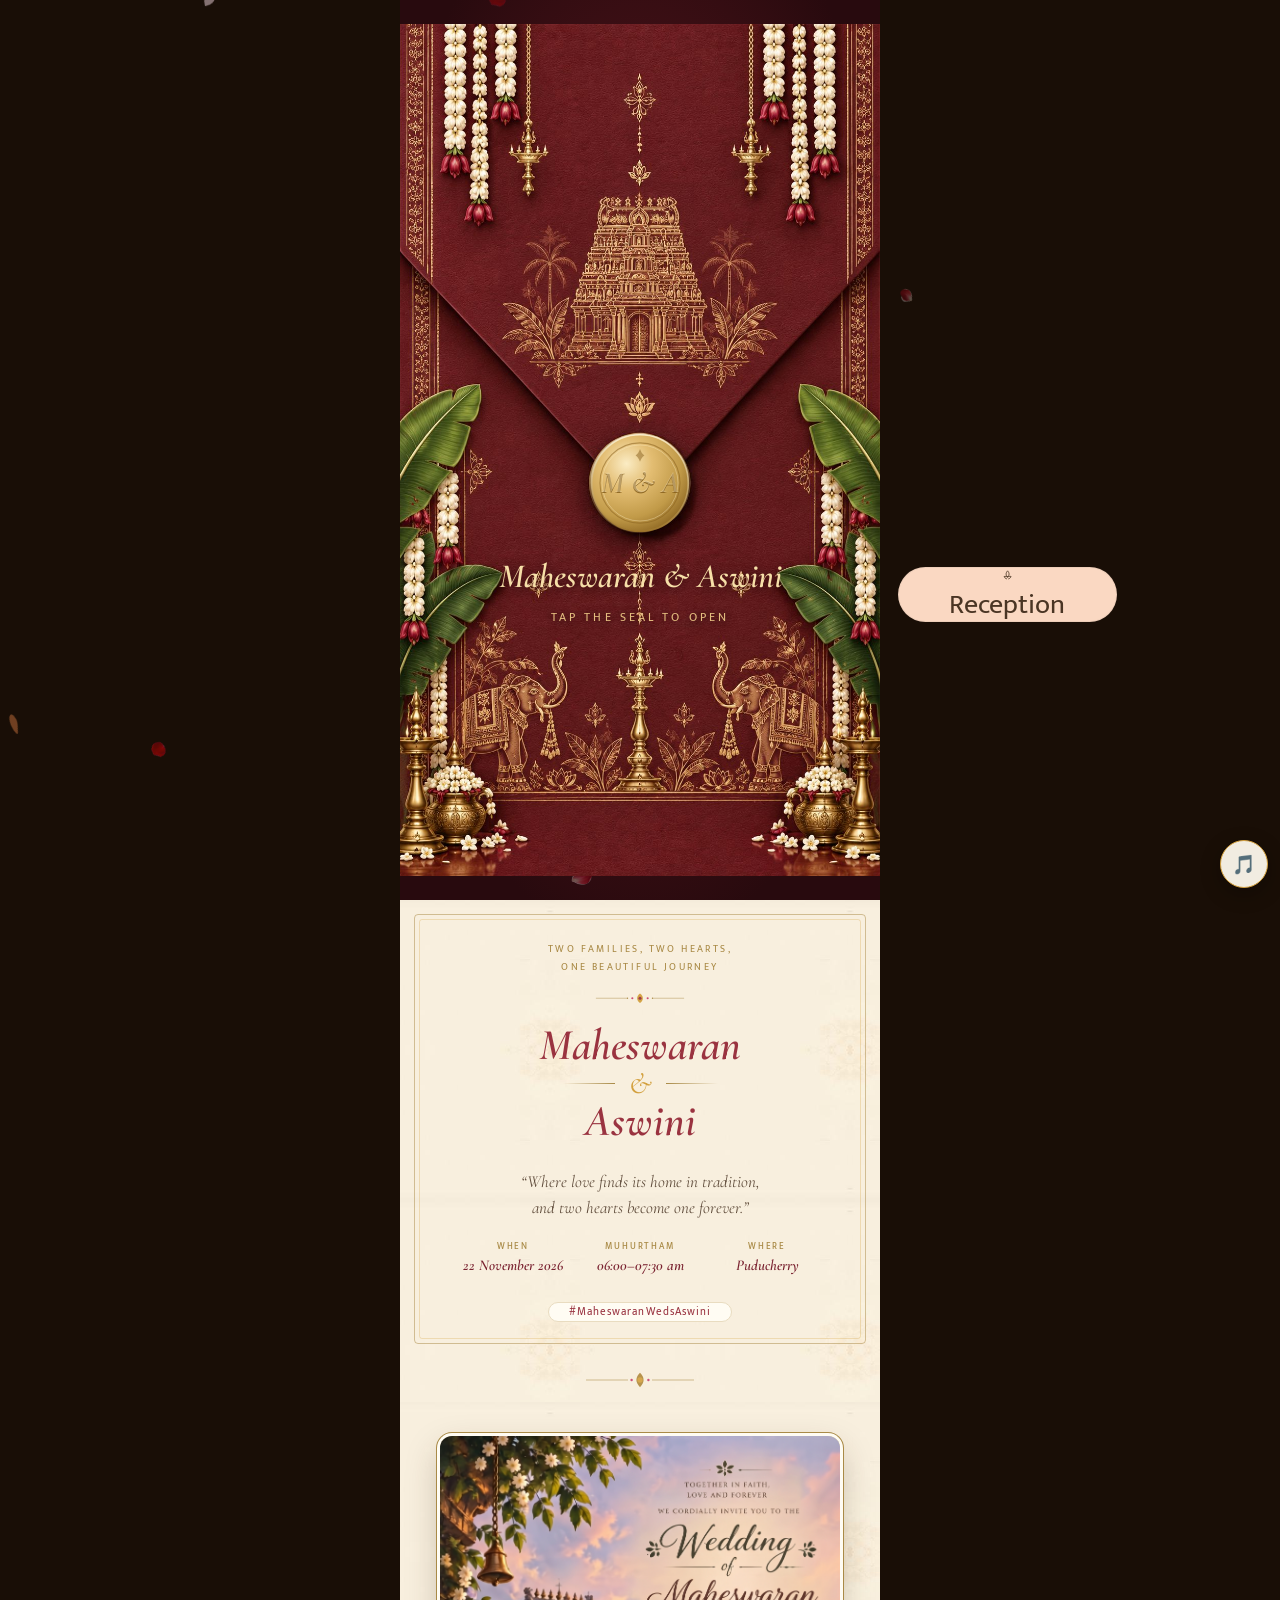
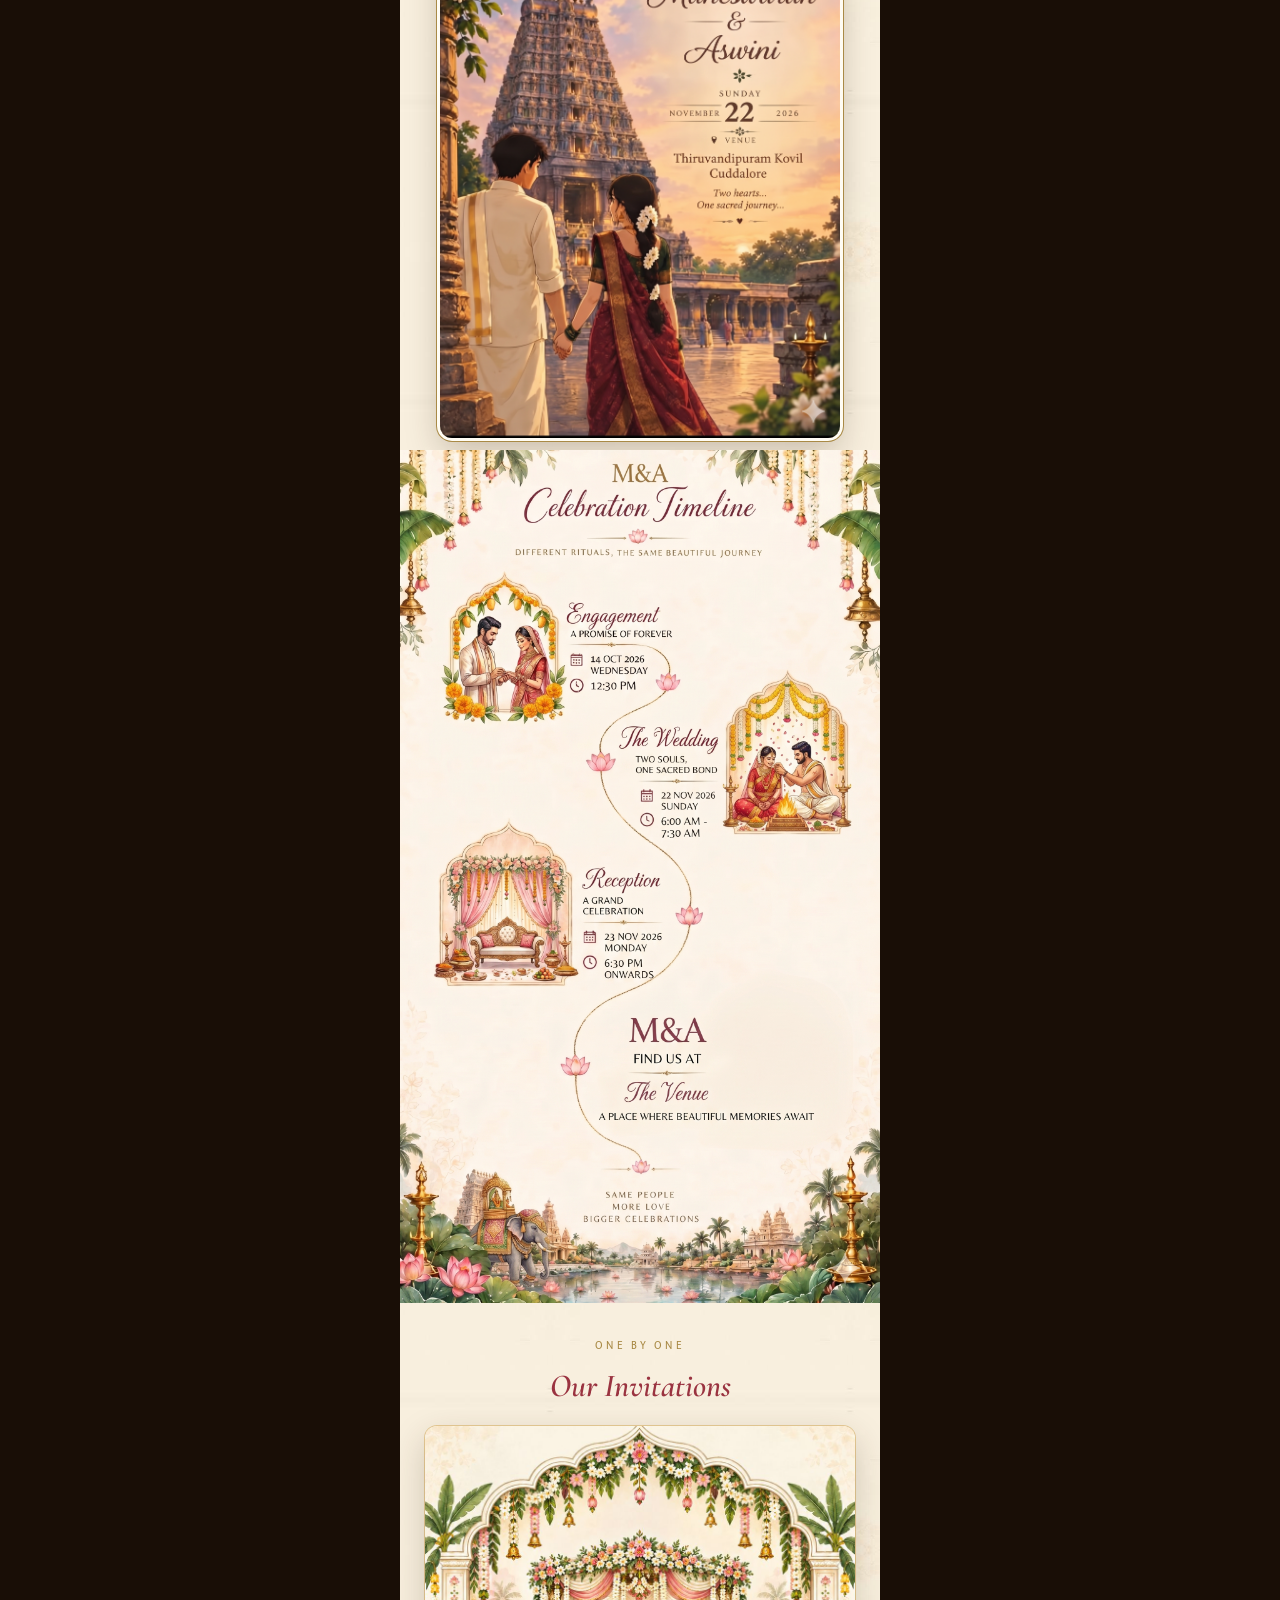
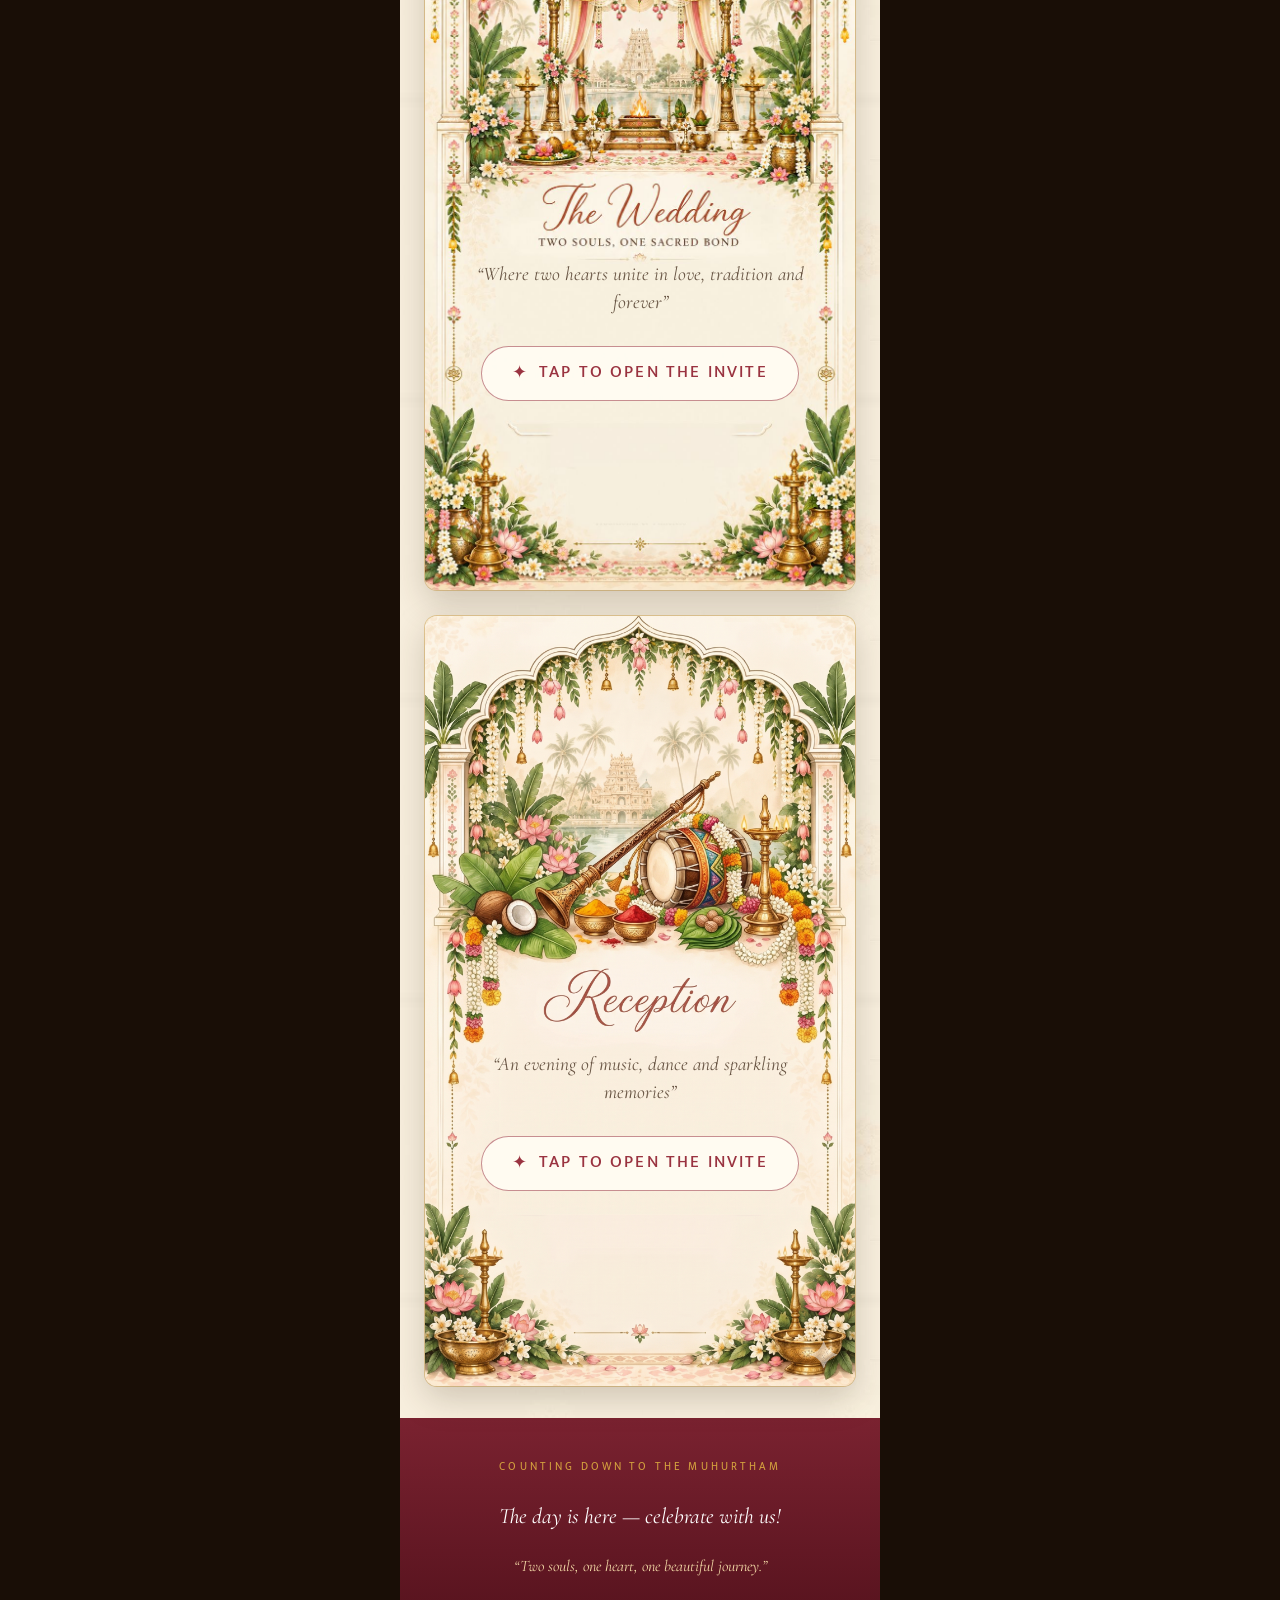
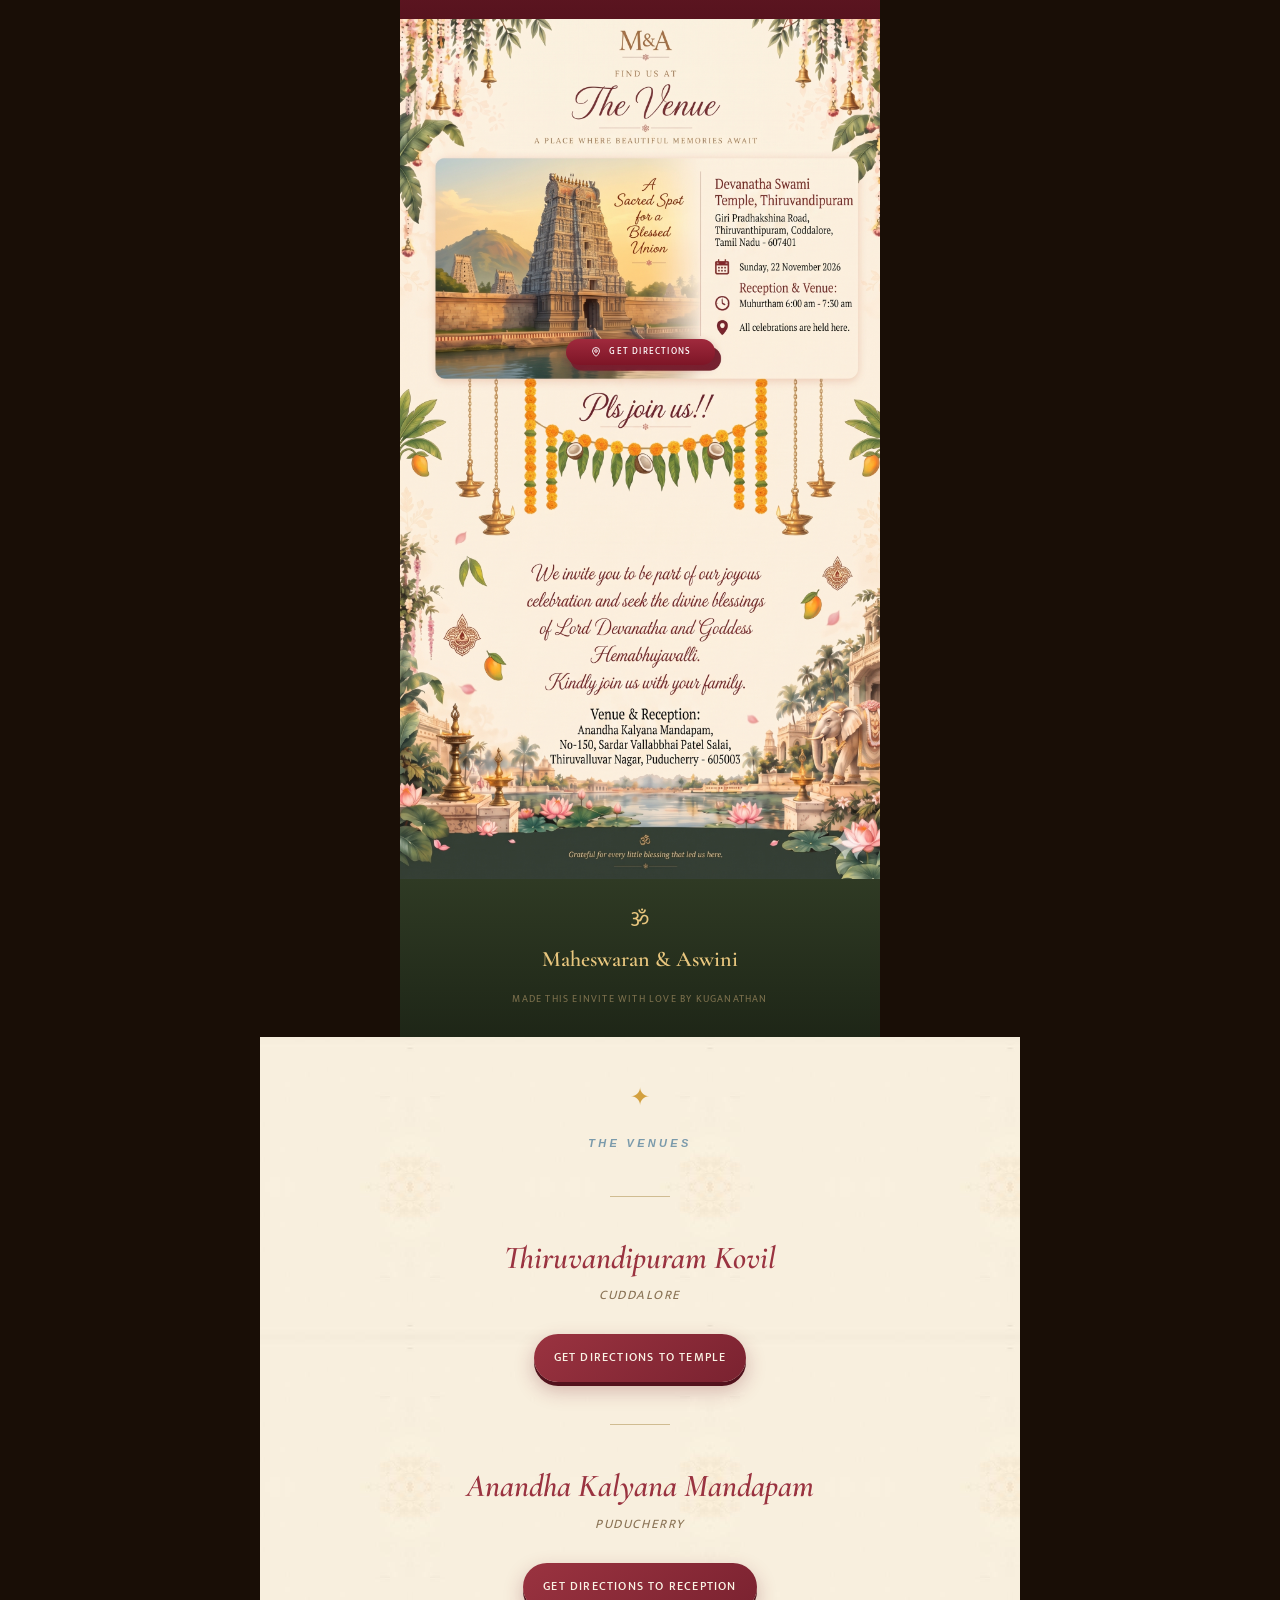
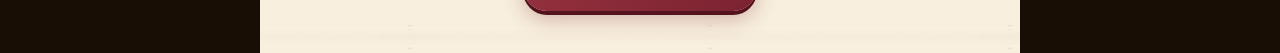
<file: index.html>
<!DOCTYPE html>
<html lang="en">
<head>
<meta charset="UTF-8">
<meta name="viewport" content="width=device-width, initial-scale=1.0, viewport-fit=cover">
<title>Aswini &amp; Maheswaran · 22 November 2026</title>
<meta name="description" content="Together with their families — Aswini &amp; Maheswaran invite you to their wedding celebrations, 22–23 November 2026, Puducherry.">
<meta name="theme-color" content="#7A2230">
<meta property="og:title" content="Aswini &amp; Maheswaran · Wedding Invitation">
<meta property="og:description" content="Tap to open our invitation — Haldi, Mehendi, Sangeet &amp; the Wedding · November 2026">
<meta property="og:type" content="website">
<meta property="og:image" content="img/main_poster.jpg">
<link rel="preload" as="image" href="img/envelope.jpg">
<link rel="preconnect" href="https://fonts.googleapis.com">
<link rel="preconnect" href="https://fonts.gstatic.com" crossorigin>
<link href="https://fonts.googleapis.com/css2?family=Cormorant+Garamond:ital,wght@0,500;0,600;1,500;1,600&family=Marcellus&family=Mukta:wght@300;400;500;600&display=swap" rel="stylesheet">
<style>
  body.no-scroll {
    overflow: hidden;
    height: 100vh;
  }
</style>


 <!-- ✅ stylesheet -->
  <link rel="stylesheet" href="style.css">


</head>
<body class="no-scroll">
 
<canvas id="petals" aria-hidden="true"></canvas>
<div class="wrap">

  <!-- ========== 1. ENTRY — the sealed envelope ========== -->
  <div class="gate-stage" id="stage">

    <video id="entryVid" playsinline preload="metadata" poster="img/main_poster.jpg">
      <source src="media/main.mp4" type="video/mp4">
    </video>

    <div class="envbox" id="envbox">
      <img id="envBase" src="img/envelope.jpg" alt="A sealed wedding invitation envelope — tap the seal to open">
      <span id="sealRing" aria-hidden="true"></span>

      <button id="envSeal" type="button" aria-label="Tap the seal to open the invitation">
        <svg viewBox="0 0 100 100" xmlns="http://www.w3.org/2000/svg">
          <defs>
            <radialGradient id="wax" cx="36%" cy="30%" r="78%">
              <stop offset="0" stop-color="#fbecc4"/><stop offset=".34" stop-color="#e3bd72"/>
              <stop offset=".72" stop-color="#c19a48"/><stop offset="1" stop-color="#8a6320"/>
            </radialGradient>
            <linearGradient id="rimg" x1="0" y1="0" x2="0" y2="1">
              <stop offset="0" stop-color="#fff3d2"/><stop offset="1" stop-color="#a37a2c"/>
            </linearGradient>
          </defs>
          <circle cx="50" cy="50" r="47" fill="url(#wax)"/>
          <circle cx="50" cy="50" r="47" fill="none" stroke="url(#rimg)" stroke-width="1.6" opacity=".85"/>
          <circle cx="50" cy="50" r="39" fill="none" stroke="#8a6320" stroke-width="1.1" opacity=".55"/>
          <circle cx="50" cy="50" r="37" fill="none" stroke="#fbecc4" stroke-width=".8" opacity=".45"/>
          <path d="M50 17c1 3 2.4 5 4.3 6.2-1.9 1.2-3.3 3.2-4.3 6.2-1-3-2.4-5-4.3-6.2C47.6 22 49 20 50 17Z" fill="#8a6320" opacity=".5"/>
          <text id="sealMono" x="50" y="50" text-anchor="middle" dominant-baseline="central"
                font-family="Cormorant Garamond, serif" font-style="italic" font-weight="600"
                font-size="30" fill="#7d5613" opacity=".82">N &amp; S</text>
          <text x="50" y="49.3" text-anchor="middle" dominant-baseline="central"
                font-family="Cormorant Garamond, serif" font-style="italic" font-weight="600"
                font-size="30" fill="#fff0cd" opacity=".38" id="sealMono2">N &amp; S</text>
        </svg>
      </button>

      <div class="env-cap">
        <div class="env-names" id="introNames">Aswini &amp; Maheswaran</div>
        <div class="env-hint" id="envHint">Tap the seal to open</div>
      </div>
    </div>

    <div id="goldFill" aria-hidden="true"></div>
    <button id="entrySkip" type="button">Skip &#9654;</button>

    <div class="scroll-cue" id="cue">
      <p class="ef-lead">The celebrations to come</p>
      <div class="ef-list" id="efList"></div>
      <button id="scrollBtn" type="button">
        Scroll down
        <svg viewBox="0 0 24 24" fill="none" stroke="currentColor" stroke-width="2" stroke-linecap="round" stroke-linejoin="round"><path d="M12 5v14M6 13l6 6 6-6"/></svg>
      </button>
    </div>
  </div>

  <!-- ========== 2. THE COUPLE ========== -->
  <section class="couple paper" id="couple">
    <div class="cpl-in">
      <p class="cpl-lead">Two families, two hearts,<br>one beautiful journey</p>
      <svg class="cpl-orn" viewBox="0 0 200 26" fill="none" aria-hidden="true"><path d="M8 13H74" stroke="#A98A46" stroke-width="1"/><path d="M126 13H192" stroke="#A98A46" stroke-width="1"/><path d="M100 3C92 9 92 17 100 23C108 17 108 9 100 3Z" fill="#D3A03E"/><circle cx="100" cy="13" r="3.2" fill="#9A3340"/><circle cx="84" cy="13" r="2.2" fill="#C9456F"/><circle cx="116" cy="13" r="2.2" fill="#C9456F"/><circle cx="74" cy="13" r="1.4" fill="#A98A46"/><circle cx="126" cy="13" r="1.4" fill="#A98A46"/></svg>
      <div class="cpl-name" id="cplB">Aswini</div>
      <div class="cpl-amp" aria-hidden="true"><i></i><span>&amp;</span><i></i></div>
      <div class="cpl-name" id="cplA">Maheswaran</div>
      <p class="cpl-quote">&ldquo;Where love finds its home in tradition,<br>and two hearts become one forever.&rdquo;</p>
      <div class="cpl-facts">
        <div><h4>When</h4><p id="cplDate">22 November 2026</p></div>
        <div class="rule"></div>
        <div><h4>Muhurtham</h4><p id="cplTime">06:00&ndash;07:30 am</p></div>
        <div class="rule"></div>
        <div><h4>Where</h4><p id="cplWhere">Puducherry</p></div>
      </div>
      <span class="cpl-tag" id="cplTag">#MaheswaranWedsAswini</span>
    </div>
  </section>
  <div class="divider" aria-hidden="true">
    <svg viewBox="0 0 200 40" fill="none">
      <path d="M10 20 H80" stroke="#A98A46" stroke-width="1"/><path d="M120 20 H190" stroke="#A98A46" stroke-width="1"/>
      <path d="M100 8 C92 16 92 24 100 32 C108 24 108 16 100 8 Z" fill="#B08A3E"/>
      <circle cx="100" cy="20" r="4.5" fill="#D3A03E"/>
      <circle cx="86" cy="20" r="2" fill="#C9456F"/><circle cx="114" cy="20" r="2" fill="#C9456F"/>
    </svg>
  </div>

    <!-- ========== MAIN WEDDING INVITE IMAGE ========== -->
  <section class="main-invite-sec paper" id="mainInvite">
    <div class="main-invite-frame reveal">
      <img src="img/wedding_invite.jpg" loading="lazy" decoding="async"
           alt="Wedding Invitation of Maheswaran & Aswini - 22 November 2026 at Thiruvandipuram Kovil, Cuddalore" 
           loading="lazy">
    </div>
  </section>



  <!-- ========== 3. TIMELINE ========== -->
  <section class="tlpage" id="timeline">
    <div class="tlimg" id="tlImgWrap">
      <img class="art" src="img/timeline.jpg" alt="Our celebration timeline — Haldi 24 Nov 12:30 PM, Mehendi 24 Nov 6:30 PM, Sangeet 25 Nov 7:00 PM, The Wedding 22 Nov 2026, Muhurtham 9:15–10:00 AM" loading="lazy" decoding="async">
      <span id="tlLotus" aria-hidden="true"><img src="art/lotus.png" alt="" draggable="false"></span>
    </div>
  </section>



  <!-- ========== 4. THE FIVE INVITES ========== -->
  <section class="invsec" id="invites">
    <div class="sec-head reveal"><p class="eyebrow">One by one</p><h2>Our Invitations</h2></div>
    <div id="cardStack"></div>
  </section>



  <section class="count">
    <p class="eyebrow">Counting down to the Muhurtham</p>
    <div class="cd" id="cd">
      <div class="u"><div class="num" id="d">--</div><div class="lab">Days</div></div>
      <div class="u"><div class="num" id="h">--</div><div class="lab">Hours</div></div>
      <div class="u"><div class="num" id="m">--</div><div class="lab">Mins</div></div>
      <div class="u"><div class="num" id="s">--</div><div class="lab">Secs</div></div>
    </div>
    <p class="cd-note">“Two souls, one heart, one beautiful journey.”</p>
  </section>

  <section class="vrsvp" id="venueSec">
    <img class="art" src="img/venue_rsvp.jpg" alt="The Venue — Taj Mahal Palace, Mumbai. Apollo Bunder, Colaba, Mumbai, Maharashtra 400001. Thursday 22 November 2026, Muhurtham 9:15–10:00 am. All celebrations are held here. Will you join us? Kindly reply by 10 November 2026." loading="lazy" decoding="async">

    <a id="vDir" class="vf" target="_blank" rel="noopener" href="index.html#">
      <svg viewBox="0 0 24 24" fill="none" stroke="currentColor" stroke-width="1.8"><path d="M12 21s7-6.2 7-11a7 7 0 1 0-14 0c0 4.8 7 11 7 11Z"/><circle cx="12" cy="10" r="2.6"/></svg>
      Get directions
    </a>
  
  </section>
  <footer class="foot">
    <div class="om">&#2384;</div>
    <div class="sig" id="footSig">Maheswaran &amp; Aswini</div>
    <p class="made">Made this einvite with love by Kuganathan </p>
  </footer>
</div>

<div class="lightbox" id="lightbox" aria-hidden="true">
  <button class="lb-close" id="lbClose" type="button" aria-label="Close">×</button>
  <div class="lb-stage" id="lbStage">
    <video id="lbVid" playsinline muted preload="none"></video>
    <canvas id="lbCanvas"></canvas>
    <div class="lb-tap" id="lbTap"></div>
    <div class="lb-coach" id="lbCoach" aria-hidden="true"></div>
    <button class="lb-replay" id="lbReplay" type="button" aria-label="Play again"></button>
    <button class="lb-skip" id="lbSkip" type="button">Reveal ▸</button>
    <div class="lb-hint" id="lbHint"></div>
  </div>
</div>

 

        <!-- ===== VENUE SECTION ===== -->
    <section class="venue paper">
      <div class="mandala">✦</div>
      <p class="eyebrow">THE VENUES</p>
      <div class="venue-divider"></div>
      <!-- Location 1: Temple -->
      <h2>Thiruvandipuram Kovil</h2>
      <p>Cuddalore</p>
      <a class="map-btn" 
         href="https://maps.app.goo.gl/q8UdLxnLqafQBDTA9" 
         target="_blank" 
         rel="noopener noreferrer">GET DIRECTIONS To Temple</a>
      <div class="venue-divider"></div>
      <!-- Location 2: Reception -->
      <h2>Anandha Kalyana Mandapam</h2>
      <p>Puducherry</p>
      <a class="map-btn" 
         href="https://maps.app.goo.gl/wBoz4UePsPLny3v68" 
         target="_blank" 
         rel="noopener noreferrer">GET DIRECTIONS To Reception</a>
      
    </section>


  <div id="chips"></div>
 <!-- ✅ script at the end of <body> so the DOM exists when it runs -->
  <script>
  if ('scrollRestoration' in history) {
    history.scrollRestoration = 'manual';
  }
  window.scrollTo(0, 0);
</script>
 <script src="script.js?v=3"></script>

</body>
</html>
</file>
<file: style.css>
:root{
    --kumkum:#9A3340;--maroon:#7A2230;--marigold:#D3A03E;--brass:#A98A46;
    --sandal:#FAF4E6;--card:#FFFCF3;--lotus:#C9456F;
    --ink:#4A3524;--muted:#8A7355;--night:#20120A;
    --line:#e9dcc0;
    --display:'Cormorant Garamond',serif;--head:'Marcellus',serif;--body:'Mukta',sans-serif;
  }
  *{margin:0;padding:0;box-sizing:border-box}
  html{scroll-behavior:smooth}
  body{font-family:var(--body);color:var(--ink);background:#190e06;line-height:1.65;
    -webkit-font-smoothing:antialiased;overflow-x:hidden}
  .wrap{max-width:480px;margin:0 auto;position:relative;overflow:hidden;
    background-color:var(--sandal);
    background-image:url("img/paper.jpg");background-size:300px 300px;background-repeat:repeat}
  a{color:inherit}
  .eyebrow{font-family:var(--body);font-weight:400;letter-spacing:.3em;text-transform:uppercase;
    font-size:10.5px;color:var(--brass);line-height:1.9}
  .reveal{opacity:0;transform:translateY(16px);transition:opacity .8s ease,transform .8s ease}
  .reveal.in{opacity:1;transform:none}
  #petals{position:fixed;inset:0;width:100%;height:100%;pointer-events:none;z-index:48}
  .paper{background-image:url("img/paper.jpg");background-size:300px 300px}

  /* ===== ENTRY — the sealed envelope ===== */
  /* the stage fills the phone screen. 100dvh is the height with the browser bar
     showing, so nothing is clipped and the frame doesn't jump as the bar hides. */
  .gate-stage{position:relative;width:100%;height:100vh;height:100dvh;min-height:520px;
    overflow:hidden;line-height:0;display:flex;align-items:center;justify-content:center;
    background:radial-gradient(ellipse at 50% 44%,#5e171f,#280a0e 78%)}

  /* the envelope keeps its own proportions, so every hotspot below can be a
     simple percentage of the artwork and land exactly where it was drawn */
  .envbox{position:relative;aspect-ratio:941/1672;flex:0 0 auto;
    width:min(100%, calc(100vh * 941 / 1672));
    width:min(100%, calc(100dvh * 941 / 1672));
    height:auto;max-height:100%;margin:auto;z-index:60;
    transition:opacity .8s ease,transform .8s ease}
  .envbox img{width:100%;height:100%;object-fit:fill;display:block;user-select:none}
  #envBase{position:absolute;inset:0;z-index:1}

  /* the seal: the monogram, pressed into gold, waiting to be tapped */
  #envSeal{position:absolute;left:50%;top:53.9%;width:21.4%;aspect-ratio:1;z-index:6;
    transform:translate(-50%,-50%);border:0;padding:0;background:none;cursor:pointer;
    -webkit-tap-highlight-color:transparent;
    filter:drop-shadow(0 6px 14px rgba(0,0,0,.55));
    transition:transform .45s cubic-bezier(.3,1.4,.5,1),opacity .45s ease}
  #envSeal svg{width:100%;height:100%;display:block}
  #envSeal::after{content:"";position:absolute;inset:-6%;border-radius:50%;pointer-events:none;
    box-shadow:0 0 0 0 rgba(255,214,130,.55);animation:sealPulse 2.4s ease-out infinite}
  @keyframes sealPulse{
    0%{box-shadow:0 0 0 0 rgba(255,214,130,.5),0 0 22px 2px rgba(255,196,90,.35)}
    70%{box-shadow:0 0 0 8% rgba(255,214,130,0),0 0 30px 6px rgba(255,196,90,.12)}
    100%{box-shadow:0 0 0 0 rgba(255,214,130,0),0 0 22px 2px rgba(255,196,90,0)}}
  #envSeal:active{transform:translate(-50%,-50%) scale(.94)}
  .envbox.opened #envSeal{transform:translate(-50%,-50%) scale(1.5);opacity:0;
    transition:transform .55s ease,opacity .5s ease}
  .envbox.opened #envSeal::after{animation:none}
  /* the ring of light the seal leaves behind as it breaks */
  #sealRing{position:absolute;left:50%;top:53.9%;width:21.4%;aspect-ratio:1;z-index:5;
    transform:translate(-50%,-50%) scale(.6);border-radius:50%;pointer-events:none;opacity:0;
    border:2px solid rgba(255,230,170,.9);box-shadow:0 0 26px 6px rgba(255,206,110,.7)}
  #sealRing.go{animation:ringOut 1s cubic-bezier(.2,.7,.3,1) forwards}
  @keyframes ringOut{0%{opacity:.95;transform:translate(-50%,-50%) scale(.6)}
    100%{opacity:0;transform:translate(-50%,-50%) scale(3.4)}}

  /* the names, resting on the quiet part of the envelope */
  .env-cap{position:absolute;left:6%;right:6%;top:62.2%;z-index:6;text-align:center;
    line-height:1.35;transition:opacity .5s ease}
  .envbox.opened .env-cap{opacity:0}
  .env-names{font-family:var(--display);font-style:italic;font-weight:600;
    font-size:clamp(20px,5.4vh,34px);color:#f6dfa8;text-shadow:0 2px 12px rgba(0,0,0,.65)}
  .env-hint{font-family:var(--body);font-size:clamp(9px,1.65vh,12px);letter-spacing:.26em;
    text-transform:uppercase;color:#e3bd7f;margin-top:9px;
    text-shadow:0 1px 8px rgba(0,0,0,.7);animation:hintFade 2.6s ease-in-out infinite}
  @keyframes hintFade{0%,100%{opacity:.55}50%{opacity:1}}

  /* the film, revealed once the gold clears */
  #entryVid{position:absolute;inset:0;width:100%;height:100%;object-fit:contain;z-index:58;
    background:radial-gradient(ellipse at 50% 40%,#3a1a0c,#160a04 74%);
    opacity:0;pointer-events:none;transition:opacity .8s ease}
  .stage-film #entryVid{opacity:1}
  .stage-film .envbox{opacity:0;transform:scale(1.06);pointer-events:none}

  /* the screen filling with gold, out of the open envelope */
  #goldFill{position:absolute;left:50%;top:52%;width:340%;aspect-ratio:1;z-index:70;
    transform:translate(-50%,-50%) scale(.03);border-radius:50%;pointer-events:none;opacity:0;
    background:radial-gradient(circle,#fff8e5 0%,#ffe7ae 36%,#f4c368 66%,#dfa03a 100%);
    transition:transform 1.05s cubic-bezier(.3,.75,.35,1),opacity .45s ease}
  #goldFill.on{opacity:1;transform:translate(-50%,-50%) scale(1)}
  #goldFill.off{opacity:0;transition:opacity .9s ease}

  #entrySkip{position:absolute;top:16px;right:14px;z-index:74;font-family:var(--body);font-size:10px;
    letter-spacing:.16em;text-transform:uppercase;color:#fff;background:rgba(0,0,0,.42);
    border:1px solid rgba(255,255,255,.42);border-radius:30px;padding:7px 14px;cursor:pointer;
    white-space:nowrap;opacity:0;pointer-events:none;transition:opacity .5s ease}
  #entrySkip.show{opacity:1;pointer-events:auto}

  /* the film stays on screen when it ends; this rides over its lower edge */
  .scroll-cue{position:absolute;left:0;right:0;bottom:0;z-index:62;
    display:flex;flex-direction:column;align-items:center;justify-content:flex-end;
    padding:86px 12px 22px;pointer-events:none;text-align:center;
    background:linear-gradient(180deg,rgba(16,8,3,0) 0%,rgba(15,7,3,.62) 38%,rgba(10,5,2,.93) 100%);
    opacity:0;transform:translateY(12px);
    transition:opacity .9s ease .3s,transform .9s ease .3s}
  .scroll-cue.show{opacity:1;transform:none}
  .ef-lead{font-family:var(--body);font-size:10px;letter-spacing:.28em;text-transform:uppercase;
    color:#dcbb86;line-height:1.8;text-shadow:0 1px 8px rgba(0,0,0,.8)}
  .ef-list{display:flex;flex-wrap:wrap;align-items:center;justify-content:center;
    gap:7px;margin:11px 0 15px}
  .ef-list span{font-family:var(--body);font-size:9.5px;letter-spacing:.15em;text-transform:uppercase;
    color:#f3dcac;background:rgba(32,16,7,.5);border:1px solid rgba(226,190,116,.42);
    border-radius:30px;padding:6px 12px;white-space:nowrap;
    backdrop-filter:blur(3px);-webkit-backdrop-filter:blur(3px)}
  #scrollBtn{pointer-events:auto;cursor:pointer;border:1px solid rgba(255,235,190,.75);
    background:rgba(30,14,6,.5);backdrop-filter:blur(4px);-webkit-backdrop-filter:blur(4px);
    color:#f6dfa8;font-family:var(--body);font-size:11px;letter-spacing:.22em;
    text-transform:uppercase;border-radius:40px;padding:13px 24px 13px 26px;
    display:inline-flex;align-items:center;gap:12px;white-space:nowrap;
    -webkit-tap-highlight-color:transparent;
    box-shadow:0 8px 26px rgba(0,0,0,.45);transition:transform .18s ease}
  /* only the arrow moves — a button that drifts is awkward to hit */
  #scrollBtn svg{width:15px;height:15px;flex:0 0 15px;animation:bob 2.2s ease-in-out infinite}
  #scrollBtn:active{transform:scale(.96)}
  @keyframes bob{0%,100%{transform:translateY(0)}50%{transform:translateY(7px)}}
  .gold-bloom{position:absolute;inset:-10%;z-index:66;pointer-events:none;opacity:0;
    background:radial-gradient(circle at 50% 46%,rgba(255,239,190,1),rgba(248,200,95,.72) 40%,rgba(242,183,70,.25) 62%,transparent 76%);
    transform:scale(.22);transition:opacity .7s ease,transform 1.8s cubic-bezier(.2,.7,.3,1)}
  .gold-bloom.on{opacity:1;transform:scale(1.35)}
  .gold-bloom.off{opacity:0}

  /* ===== PAGE 2 — the couple card ===== */
  .couple{padding:0;line-height:0;position:relative}
  .couple img{width:100%;height:auto;display:block}
  /* ===== PAGE 2 — the couple card, built in markup so the names stay editable ===== */
  .couple{position:relative;padding:34px 20px 40px;text-align:center;overflow:hidden}
  .couple::before{content:"";position:absolute;inset:14px;pointer-events:none;
    border:1px solid rgba(169,138,70,.5);border-radius:4px}
  .couple::after{content:"";position:absolute;inset:19px;pointer-events:none;
    border:1px solid rgba(211,160,62,.28);border-radius:3px}
  .cpl-in{position:relative;z-index:2;padding:8px 6px 0}
  .cpl-lead{font-family:var(--body);font-size:10px;letter-spacing:.24em;text-transform:uppercase;
    color:var(--brass);line-height:1.8;max-width:300px;margin:0 auto}
  .cpl-orn{display:block;margin:16px auto;width:96px;height:auto;opacity:.95}
  .cpl-hon{font-family:var(--body);font-size:10px;letter-spacing:.3em;text-transform:uppercase;
    color:var(--brass);margin-bottom:2px}
  .cpl-name{font-family:var(--display);font-style:italic;font-weight:600;
    font-size:clamp(32px,9.4vw,44px);color:var(--kumkum);line-height:1.15}
  .cpl-amp{display:flex;align-items:center;justify-content:center;gap:14px;margin:12px 0}
  .cpl-amp span{font-family:var(--display);font-style:italic;font-size:30px;color:var(--marigold)}
  .cpl-amp i{display:block;width:52px;height:1px;background:linear-gradient(90deg,transparent,var(--brass))}
  .cpl-amp i:last-child{background:linear-gradient(90deg,var(--brass),transparent)}
  .cpl-quote{font-family:var(--display);font-style:italic;font-size:17px;color:var(--ink);
    opacity:.85;line-height:1.55;max-width:310px;margin:22px auto 0}
  .cpl-facts{display:grid;grid-template-columns:1fr 1px 1fr 1px 1fr;align-items:start;
    gap:0 10px;margin:26px auto 0;max-width:360px}
  .cpl-facts .rule{background:linear-gradient(180deg,transparent,rgba(169,138,70,.55),transparent)}
  .cpl-facts h4{font-family:var(--body);font-weight:500;font-size:9px;letter-spacing:.2em;
    text-transform:uppercase;color:var(--brass);margin-bottom:8px}
  .cpl-facts p{font-family:var(--display);font-style:italic;font-weight:600;font-size:15px;
    color:var(--maroon);line-height:1.4}
  .cpl-tag{display:inline-block;margin-top:26px;font-family:var(--body);font-size:10.5px;
    letter-spacing:.16em;color:var(--kumkum);background:var(--card);
    border:1px solid var(--line);border-radius:30px;padding:9px 20px}

  /* ===== TIMELINE (the artwork, with a lotus riding the swirl) ===== */
  .tlpage{padding:0;position:relative}
  .tlimg{position:relative;line-height:0;width:100%}
  .tlimg>img.art{width:100%;height:auto;display:block}
  #tlLotus{position:absolute;width:8.4%;max-width:46px;transform:translate(-50%,-50%);
    pointer-events:none;z-index:3;filter:drop-shadow(0 3px 7px rgba(90,60,25,.35));
    transition:opacity .5s ease;opacity:0}
  #tlLotus.on{opacity:1}
  #tlLotus img{width:100%;height:auto;display:block}

  /* ===== THE FIVE INVITES ===== */
  .invsec{padding:34px 0 6px;text-align:center}
  .invsec .sec-head{margin:0 26px 20px}
  .invsec .sec-head h2{font-family:var(--display);font-style:italic;font-weight:600;font-size:32px;
    color:var(--kumkum);margin-top:8px;line-height:1.3}
  .evcard{position:relative;margin:0 auto 34px;width:calc(100% - 28px);max-width:430px;
    scroll-margin-top:62px;cursor:pointer;container-type:inline-size;
    border-radius:12px;overflow:hidden;
    box-shadow:0 12px 34px rgba(60,39,21,.22),0 0 0 1px rgba(211,160,62,.45);
    transition:transform .25s ease,box-shadow .25s ease}
  .evcard:hover{transform:translateY(-3px);box-shadow:0 18px 42px rgba(60,39,21,.28),0 0 0 1px rgba(211,160,62,.6)}
  .evcard>img.art{width:100%;height:auto;display:block}
  /* the clear band the artwork now leaves under the title */
  .cardov{position:absolute;left:8%;right:8%;top:56%;bottom:9%;z-index:2;
    display:flex;flex-direction:column;align-items:center;justify-content:flex-start;
    text-align:center;line-height:1.3}
  .ov-quote{font-family:var(--display);font-style:italic;color:var(--ink);opacity:.82;
    font-size:16px;font-size:4.5cqw;line-height:1.45;max-width:94%;margin:0}
  .ov-cta{display:inline-flex;align-items:center;gap:2.2cqw;margin-top:7cqw;
    font-family:var(--body);letter-spacing:.16em;text-transform:uppercase;color:var(--maroon);
    font-size:13px;font-size:3.9cqw;font-weight:500;letter-spacing:.13em;
    border:1.5px solid rgba(154,51,64,.55);border-radius:40px;
    padding:3.6cqw 7cqw;background:rgba(255,252,243,.9);color:var(--kumkum);
    animation:ctaGlow 2.6s ease-in-out infinite}
  @keyframes ctaGlow{
    0%,100%{box-shadow:0 0 0 0 rgba(211,160,62,.45)}
    50%{box-shadow:0 0 0 6px rgba(211,160,62,0)}}
  .ov-cta .dot{font-size:1.1em;line-height:0}


  .pill{display:inline-flex;align-items:center;justify-content:center;gap:7px;font-family:var(--body);
    font-size:10.5px;letter-spacing:.18em;text-transform:uppercase;color:var(--kumkum);
    background:var(--card);border:1px solid var(--line);border-radius:30px;padding:9px 18px;
    cursor:pointer;text-decoration:none;transition:.2s;white-space:nowrap}
  .pill:hover{border-color:var(--marigold);box-shadow:0 4px 12px rgba(176,125,26,.18)}
  .pill:focus-visible{outline:2px solid var(--marigold);outline-offset:2px}
  .btn{font-family:var(--body);font-weight:500;font-size:13px;letter-spacing:.07em;text-transform:uppercase;
    color:#fff;background:var(--kumkum);border:none;border-radius:40px;padding:13px 22px;cursor:pointer;
    text-decoration:none;display:inline-flex;align-items:center;gap:9px;transition:transform .2s,box-shadow .2s}
  .btn:hover{transform:translateY(-2px);box-shadow:0 10px 22px rgba(154,51,64,.3)}
  .btn.wa{background:#1faa54;width:100%;justify-content:center;margin-top:4px;font-size:14px}

  .divider{display:flex;justify-content:center;padding:10px 0}
  .divider svg{width:120px;height:auto;opacity:.9}
  .sec-head{text-align:center;margin:0 26px 18px}
  .sec-head h2{font-family:var(--display);font-style:italic;font-weight:600;font-size:32px;
    color:var(--kumkum);margin-top:8px;line-height:1.3}

  /* ===== FILM LIGHTBOX ===== */
  .lightbox{position:fixed;inset:0;z-index:95;background:rgba(18,9,3,.95);display:none;
    align-items:center;justify-content:center;padding:22px}
  .lightbox.open{display:flex}
  .lb-stage{position:relative;display:inline-block;line-height:0;border-radius:12px;
    box-shadow:0 0 0 3px var(--marigold),0 20px 60px rgba(0,0,0,.65)}
  #lbVid{display:block;aspect-ratio:9/16;height:82vh;max-height:82vh;width:auto;max-width:100%;
    border-radius:12px;background:#241206;object-fit:cover}
  #lbCanvas{position:absolute;inset:0;width:100%;height:100%;border-radius:12px;cursor:grab;
    touch-action:none;display:none}
  #lbCanvas.on{display:block}
  .lb-tap{position:absolute;inset:0;border-radius:12px;display:none;flex-direction:column;
    align-items:center;justify-content:center;gap:13px;text-align:center;overflow:hidden}
  .lb-tap.on{display:flex}
  .lb-tap.dhol{background:radial-gradient(120% 90% at 50% 32%,#7d2028,#3a0d10)}
  .lb-tap.bell{background:radial-gradient(120% 90% at 50% 26%,#7A2230,#25080b)}
  .lb-tap.butterfly{background:transparent}
  .lb-tap::before{content:"";position:absolute;width:250px;height:250px;border-radius:50%;top:50%;left:50%;
    transform:translate(-50%,-64%);background:radial-gradient(circle,rgba(255,221,150,.22),transparent 68%);
    pointer-events:none}
  .lb-inst{background:none;border:0;cursor:pointer;padding:0;position:relative;
    filter:drop-shadow(0 12px 20px rgba(0,0,0,.55))}
  .lb-inst svg{height:140px;width:auto;display:block}
  .lb-inst .dholimg{height:150px;width:auto;display:block;-webkit-user-drag:none;user-select:none}
  .lb-inst.hit{animation:hit .26s ease}
  .lb-tap.bell .lb-inst{transform-origin:50% 11%}
  .lb-inst.ring{animation:ring .78s ease}
  .lb-inst.ring .waves{animation:waves .7s ease-out}
  .lb-inst .waves{transform-box:fill-box;transform-origin:center;opacity:0}
  @keyframes hit{0%{transform:scale(1)}40%{transform:scale(.9)}100%{transform:scale(1)}}
  @keyframes ring{0%{transform:rotate(0)}18%{transform:rotate(-14deg)}42%{transform:rotate(11deg)}66%{transform:rotate(-7deg)}100%{transform:rotate(0)}}
  @keyframes waves{0%{opacity:0;transform:scale(.6)}30%{opacity:.9}100%{opacity:0;transform:scale(1.18)}}
  .lb-inst.bflybtn{background:rgba(255,255,255,.4);border:1px solid rgba(255,255,255,.7);
    padding:13px;border-radius:22px}
  .bflybtn-img{width:72px;height:60px;object-fit:contain;display:block;animation:bflyhover 2.4s ease-in-out infinite}
  @keyframes bflyhover{50%{transform:translateY(-5px)}}
  .lb-itxt{font-family:var(--display);font-style:italic;font-size:21px;color:#f6dfa8;padding:0 18px;line-height:1.4}
  .lb-tap.butterfly .lb-itxt{color:#7a2a3c;text-shadow:0 1px 6px rgba(255,255,255,.85)}
  .lb-dots{display:flex;gap:9px}
  .lb-dots i{width:9px;height:9px;border-radius:50%;background:rgba(255,255,255,.28);transition:.2s}
  .lb-dots i.on{background:var(--marigold);transform:scale(1.25)}
  /* the "scratch me" prompt painted over the cover */
  .lb-coach{position:absolute;inset:0;z-index:3;display:flex;flex-direction:column;
    align-items:center;justify-content:center;gap:14px;text-align:center;padding:0 26px;
    pointer-events:none;transition:opacity .45s ease;line-height:1.45}
  .lb-coach.gone{opacity:0}
  .lb-tap.on ~ .lb-coach .ring{display:none}
  .lb-tap.on ~ .lb-coach{justify-content:flex-end;padding-bottom:14%}
  .lb-tap.on:not(.butterfly) .lb-itxt{display:none}
  .lb-tap.on.heart ~ .lb-coach{justify-content:flex-start;padding-top:16%}
  .lb-coach .ring{width:104px;height:104px;border-radius:50%;display:grid;place-items:center;
    border:1.5px dashed rgba(255,255,255,.7);background:rgba(0,0,0,.18);
    animation:coachPulse 2.2s ease-in-out infinite}
  @keyframes coachPulse{0%,100%{transform:scale(1);opacity:.9}50%{transform:scale(1.07);opacity:1}}
  .lb-coach .hand{width:52px;height:52px;animation:coachSwipe 2s ease-in-out infinite}
  @keyframes coachSwipe{
    0%,100%{transform:translateX(-20px) rotate(-8deg)}
    50%{transform:translateX(20px) rotate(8deg)}}
  .lb-coach .big{font-family:var(--display);font-style:italic;font-size:27px;color:#fff;
    text-shadow:0 2px 12px rgba(0,0,0,.6);line-height:1.25}
  .lb-coach .small{font-family:var(--body);font-size:11.5px;letter-spacing:.16em;line-height:1.7;
    text-transform:uppercase;color:rgba(255,255,255,.9);text-shadow:0 1px 8px rgba(0,0,0,.7);
    max-width:16em}
  /* ===== heart trace reveal ===== */
  .lb-tap.heart{background:radial-gradient(120% 90% at 50% 40%,#7d2440,#2d0a17)}
  .lb-tap.heart .lb-itxt{position:absolute;left:0;right:0;bottom:13%;font-size:19px}
  #heartCv{position:absolute;inset:0;width:100%;height:100%;border-radius:12px;
    touch-action:none;cursor:crosshair;z-index:4}
  .heart-done{position:absolute;left:50%;top:46%;transform:translate(-50%,-50%) scale(.6);
    z-index:5;opacity:0;pointer-events:none;font-size:70px;color:#ff9ec0;
    text-shadow:0 0 26px rgba(255,150,190,.9),0 0 60px rgba(255,110,170,.6);
    transition:opacity .35s ease,transform .55s cubic-bezier(.2,.9,.3,1.4)}
  .heart-done.on{opacity:1;transform:translate(-50%,-50%) scale(1)}

  /* the diya that is lit and waved */
  .lb-tap.lamp{background:radial-gradient(120% 90% at 50% 34%,#3b1b12,#170806)}
  .lb-inst .flame{transform-box:fill-box;transform-origin:50% 100%;
    animation:flick .5s ease-in-out infinite alternate;transition:opacity .4s ease}
  @keyframes flick{from{transform:scale(1) rotate(-2deg)}to{transform:scale(1.13) rotate(2deg)}}
  .lb-inst.lamp0 .flame{opacity:0}
  .lb-inst.lamp1 .flame{opacity:.45}
  .lb-inst.lamp2 .flame{opacity:.75}
  .lb-inst.lamp3 .flame{opacity:1}
  .lb-inst .glow{transition:opacity .5s ease}
  .lb-inst.lamp0 .glow{opacity:0}
  .lb-inst.lamp1 .glow{opacity:.3}
  .lb-inst.lamp2 .glow{opacity:.6}
  .lb-inst.lamp3 .glow{opacity:1}
  .lb-hint{position:absolute;left:0;right:0;bottom:12px;text-align:center;color:#fff;
    font-family:var(--body);font-size:11px;letter-spacing:.16em;text-transform:uppercase;
    text-shadow:0 1px 6px rgba(0,0,0,.8);pointer-events:none;z-index:3}
  .lb-skip{position:absolute;top:8px;left:8px;z-index:4;font-family:var(--body);font-size:10px;
    letter-spacing:.12em;text-transform:uppercase;color:#fff;background:rgba(0,0,0,.45);
    border:1px solid rgba(255,255,255,.45);border-radius:30px;padding:6px 12px;cursor:pointer}
  .lb-close{position:absolute;top:14px;right:16px;z-index:6;width:42px;height:42px;border-radius:50%;
    border:1px solid rgba(255,255,255,.5);background:rgba(0,0,0,.45);color:#fff;font-size:26px;
    line-height:1;cursor:pointer}
  .lb-replay{position:absolute;left:50%;top:50%;transform:translate(-50%,-50%);z-index:5;display:none;
    width:60px;height:60px;border-radius:50%;background:rgba(20,10,4,.55);
    border:1px solid rgba(255,235,190,.8);cursor:pointer;place-items:center}
  .lb-replay.show{display:grid}
  .lb-replay::after{content:"";border-left:18px solid #ffeec2;border-top:11px solid transparent;
    border-bottom:11px solid transparent;margin-left:5px}
  .bfly{position:absolute;left:0;top:0;z-index:7;pointer-events:none;opacity:0;
    filter:drop-shadow(0 2px 4px rgba(90,40,55,.25))}
  .bfly .bimg{width:100%;height:100%;object-fit:contain;display:block;
    animation-name:flapImg;animation-timing-function:ease-in-out;
    animation-iteration-count:infinite;animation-direction:alternate}
  @keyframes flapImg{from{transform:scaleX(1)}to{transform:scaleX(.58)}}
  .lb-spark{position:absolute;color:#ffd977;z-index:8;pointer-events:none;opacity:0;
    text-shadow:0 0 10px rgba(255,205,90,.95),0 0 22px rgba(255,180,60,.5);
    animation-name:sparkPop;animation-timing-function:ease;animation-fill-mode:forwards}
  @keyframes sparkPop{0%{transform:scale(0) rotate(0deg);opacity:0}30%{opacity:1}
    60%{transform:scale(1.2) rotate(45deg);opacity:1}100%{transform:scale(0) rotate(80deg);opacity:0}}

  /* ===== COUNTDOWN / TEAMS / VENUE / RSVP ===== */
  .count{background:linear-gradient(180deg,var(--maroon),#57131e);color:#f7e8ca;padding:40px 20px;text-align:center}
  .count .eyebrow{color:var(--marigold);margin-bottom:20px}
  .cd{display:flex;justify-content:center;gap:9px}
  .cd .u{flex:1;max-width:76px;background:rgba(255,255,255,.07);
    border:1px solid rgba(211,160,62,.42);border-radius:10px;padding:12px 4px}
  .cd .num{font-family:var(--head);font-size:27px;line-height:1;color:#fff}
  .cd .lab{font-size:9px;letter-spacing:.16em;text-transform:uppercase;color:#dcbb87;margin-top:6px}
  .cd-note{font-family:var(--display);font-style:italic;font-size:16px;color:#f2d8a6;margin-top:18px}

  .teams{padding:32px 26px 30px;text-align:center}
  .teams-lead{font-size:13.5px;color:var(--muted);line-height:1.6;max-width:330px;margin:6px auto 20px}
  .teams-grid{display:grid;grid-template-columns:1fr auto 1fr;align-items:center;gap:10px}
  .team{position:relative;border:1.5px solid var(--line);background:var(--card);border-radius:16px;
    padding:18px 8px 16px;cursor:pointer;display:flex;flex-direction:column;align-items:center;gap:7px;
    transition:.25s;overflow:hidden}
  .team .team-ic{width:50px;height:50px;border-radius:50%;display:grid;place-items:center}
  .team .team-ic svg{width:30px;height:30px}
  .team-b .team-ic{background:radial-gradient(circle at 38% 32%,#ef7da6,#C9456F)}
  .team-g .team-ic{background:radial-gradient(circle at 38% 32%,#e6a83a,#B07D1A)}
  .team .team-t{font-family:var(--head);font-size:13px;letter-spacing:.06em;color:var(--ink)}
  .team .team-n{font-family:var(--display);font-style:italic;font-size:19px;line-height:1.15}
  .team-b .team-n{color:var(--lotus)}.team-g .team-n{color:var(--brass)}
  .team[aria-pressed="true"]{transform:translateY(-2px)}
  .team-b[aria-pressed="true"]{border-color:var(--lotus);box-shadow:0 10px 24px rgba(201,69,111,.26)}
  .team-g[aria-pressed="true"]{border-color:var(--brass);box-shadow:0 10px 24px rgba(169,138,70,.3)}
  .team[aria-pressed="true"]::after{content:"✓ You're in";position:absolute;top:8px;right:8px;
    font-family:var(--body);font-size:9.5px;letter-spacing:.08em;text-transform:uppercase;color:#fff;
    padding:3px 7px;border-radius:20px}
  .team-b[aria-pressed="true"]::after{background:var(--lotus)}
  .team-g[aria-pressed="true"]::after{background:var(--brass)}
  .tug{position:relative;width:52px;height:64px;display:flex;align-items:center;justify-content:center}
  .tug-rope{position:absolute;left:-6px;right:-6px;top:50%;height:3px;transform:translateY(-50%);
    background:repeating-linear-gradient(90deg,#c79a3f 0 6px,#a87f24 6px 10px);border-radius:3px}
  .tug-knot{position:absolute;left:50%;top:50%;width:16px;height:16px;border-radius:50%;
    background:radial-gradient(circle at 38% 32%,#fff,#D3A03E 70%,#A98A46);
    box-shadow:0 2px 6px rgba(0,0,0,.3);transform:translate(-50%,-50%);
    transition:left .55s cubic-bezier(.6,.02,.3,1)}
  .tug-vs{position:absolute;top:-14px;left:50%;transform:translateX(-50%);font-family:var(--head);
    font-size:11px;letter-spacing:.1em;color:var(--brass)}
  .team-result{min-height:20px;margin-top:18px;font-family:var(--display);font-style:italic;font-size:18px;
    opacity:0;transition:opacity .4s ease}
  .team-result.show{opacity:1}

  /* ===== VENUE & RSVP — one artwork with live controls sitting on the drawn ones ===== */
  /* every position below was measured off img/venue_rsvp.jpg (954 x 1649) so each
     live control lands exactly on top of the one that was painted underneath it */
  .vrsvp{position:relative;line-height:0;container-type:inline-size}
  .vrsvp>img.art{width:100%;height:auto;display:block}
  .vf{position:absolute;z-index:4;line-height:1.2;font-family:var(--body);box-sizing:border-box}

  /* drawn button: 34.80%..65.30% x, 37.36%..40.15% y — the live one covers it */
  #vDir{left:34.55%;width:31.1%;top:37.18%;height:3.05%;
    display:flex;align-items:center;justify-content:center;gap:1.6cqw;
    border-radius:40px;background:linear-gradient(180deg,#a02a3d,#7d1526);
    color:#fff;font-family:var(--body);font-size:1.8cqw;font-weight:500;
    letter-spacing:.14em;text-transform:uppercase;white-space:nowrap;text-decoration:none;
    box-shadow:0 .7cqw 1.8cqw rgba(122,21,38,.34);transition:transform .2s}
  #vDir svg{width:2.5cqw;height:2.5cqw;flex:0 0 2.5cqw}
  #vDir:active{transform:scale(.97)}

  #vName2{left:15.25%;width:69.7%;top:51.34%;height:3.36%;
    background:#fdfaf2;border:1px solid rgba(198,168,116,.55);border-radius:1.6cqw;
    padding:0 3cqw 0 8.4cqw;font-size:2.4cqw;color:var(--ink);outline:none;
    background-image:url("data:image/svg+xml;utf8,%3Csvg xmlns='http://www.w3.org/2000/svg' viewBox='0 0 24 24' fill='%23b08a52'%3E%3Ccircle cx='12' cy='8' r='4'/%3E%3Cpath d='M4 21c0-4.4 3.6-8 8-8s8 3.6 8 8Z'/%3E%3C/svg%3E");
    background-repeat:no-repeat;background-position:3cqw center;background-size:3.6cqw 3.6cqw}
  #vName2::placeholder{color:#b0a184}
  #vName2:focus{border-color:var(--marigold);box-shadow:0 0 0 .4cqw rgba(211,160,62,.18)}

  .vseg{position:absolute;z-index:4;display:flex;align-items:center;justify-content:center;gap:1.7cqw;
    border-radius:40px;cursor:pointer;font-family:var(--body);font-size:2.2cqw;
    border:1px solid rgba(198,168,116,.55);background:#fdfaf2;color:#5b5040;transition:.18s;
    -webkit-tap-highlight-color:transparent}
  .vseg svg{width:3cqw;height:3cqw;flex:0 0 3cqw}
  #vYes{left:15.5%;width:33.6%;top:56.94%;height:3.45%}
  #vNo {left:51.2%;width:33.4%;top:56.94%;height:3.45%}
  #vYes[aria-pressed="true"]{background:linear-gradient(180deg,#77854f,#5d6a3d);border-color:#4e5a32;color:#fff}
  #vNo[aria-pressed="true"]{background:linear-gradient(180deg,#b4735f,#96543f);border-color:#8d4c38;color:#fff}

  .vchip{position:absolute;z-index:4;top:63.05%;height:6.05%;
    display:flex;flex-direction:column;align-items:center;justify-content:center;gap:.5cqw;
    border-radius:3.2cqw;cursor:pointer;border:1px solid rgba(0,0,0,.05);
    font-family:var(--body);font-size:2.2cqw;color:#4a3524;text-align:center;padding:0 .7cqw;
    transition:.18s;line-height:1.15;-webkit-tap-highlight-color:transparent}
  .vchip svg{width:4cqw;height:4cqw}
  .vchip[aria-pressed="false"]{background:rgba(255,253,247,.55)!important;
    border:1px dashed rgba(169,138,70,.55);color:#9a8a70}
  .vchip[aria-pressed="false"] svg{opacity:.5}

  .vstep{position:absolute;z-index:4;left:15.25%;width:29.6%;top:71.38%;height:3.8%;
    display:flex;align-items:stretch;background:#fdfaf2;border-radius:1.5cqw;
    border:1px solid rgba(198,168,116,.55);overflow:hidden}
  .vstep button{flex:0 0 27%;border:0;background:none;cursor:pointer;color:#7a6a52;
    font-size:3.2cqw;line-height:1;font-family:var(--body);
    touch-action:manipulation;-webkit-tap-highlight-color:transparent;
    user-select:none;-webkit-user-select:none;transition:background .12s ease}
  .vstep button.tapped{background:rgba(211,160,62,.16)}
  .vstep input{flex:1;min-width:0;border:0;background:none;text-align:center;outline:none;
    font-family:var(--body);font-size:2.5cqw;color:var(--ink);
    border-left:1px solid rgba(198,168,116,.35);border-right:1px solid rgba(198,168,116,.35)}

  #vSend{position:absolute;z-index:4;left:27.5%;width:44.7%;top:75.98%;height:3.72%;
    display:flex;align-items:center;justify-content:center;gap:2cqw;cursor:pointer;
    border:0;border-radius:40px;background:linear-gradient(180deg,#249152,#177a41);color:#fff;
    font-family:var(--body);font-size:1.95cqw;letter-spacing:.15em;text-transform:uppercase;
    white-space:nowrap;box-shadow:0 .7cqw 1.8cqw rgba(17,98,51,.32);
    -webkit-tap-highlight-color:transparent}
  #vSend svg{width:3cqw;height:3cqw;flex:0 0 3cqw}

  .vnote{position:absolute;z-index:4;left:8%;right:8%;top:80.2%;text-align:center;
    font-family:var(--body);font-size:1.9cqw;color:#7a5a2f;min-height:2.2cqw;line-height:1.5}

  .foot{background:linear-gradient(180deg,#2f3a24,#1e2617);color:#cdb98d;text-align:center;
    padding:26px 30px 42px;margin-top:-1px}
  .foot .om{color:#e8c67e;font-size:22px;margin-bottom:4px}
  .foot .sig{font-family:var(--display);font-weight:600;font-size:22px;color:#e8c67e;
    margin-top:6px;line-height:1.4}
  .foot .compliments{font-family:var(--head);font-size:12.5px;color:#9d8d63;margin-top:16px;line-height:1.9}
  .foot .made{font-size:10.5px;letter-spacing:.18em;text-transform:uppercase;color:#7b6f4c;margin-top:16px}

  #musicBtn{position:fixed;right:14px;bottom:16px;z-index:92;width:46px;height:46px;border-radius:50%;
    border:1px solid var(--marigold);background:rgba(255,251,240,.94);font-size:19px;cursor:pointer;
    box-shadow:0 6px 20px rgba(0,0,0,.28)}
  #musicBtn.off{opacity:.65}

  /* =========================================================
       VENUE SECTION
    ========================================================= */
    .venue {
      position: relative;
      z-index: 5;
      width: 100%;
      max-width: min(760px, 100vw);
      margin: 0 auto;
      padding: clamp(40px, 8vh, 70px) clamp(20px, 5vw, 40px);
      text-align: center;
      animation: fadeSlide 0.8s ease 0.7s both;
      flex-shrink: 0;
    }

    .venue .mandala {
      font-size: clamp(24px, 4vw, 34px);
      color: #c29a50;
      margin-bottom: clamp(10px, 2vh, 16px);
      animation: iconPulse 3s infinite ease-in-out;
    }

    .venue .eyebrow {
      font-family: 'DM Sans', sans-serif;
      font-size: clamp(9px, 1.5vw, 11px);
      letter-spacing: clamp(3px, 0.8vw, 5px);
      text-transform: uppercase;
      color: #7a9aab;
      font-weight: 600;
      margin-bottom: clamp(10px, 2vh, 14px);
    }

    .venue h2 {
      font-family: 'Great Vibes', cursive;
      font-size: clamp(28px, 5.5vw, 48px);
      color: #2a5266;
      font-weight: 400;
      line-height: 1.15;
      margin-bottom: clamp(8px, 1.5vh, 12px);
      padding: 0 10px;
    }

    .venue p {
      font-family: 'Cormorant Garamond', serif;
      font-size: clamp(15px, 2.2vw, 19px);
      color: #4a7285;
      font-style: italic;
      margin-bottom: clamp(18px, 3vh, 26px);
    }

    .map-btn {
      display: inline-flex;
      align-items: center;
      justify-content: center;
      gap: 10px;
      padding: clamp(12px, 2vw, 15px) clamp(26px, 5vw, 40px);
      border-radius: 50px;
      background: linear-gradient(145deg, #b8895e, #8a5e38);
      color: #fff8ed;
      font-family: 'DM Sans', sans-serif;
      font-weight: 600;
      font-size: clamp(10px, 1.5vw, 12px);
      letter-spacing: clamp(2px, 0.6vw, 3px);
      text-transform: uppercase;
      text-decoration: none;
      box-shadow: 0 12px 24px rgba(0,0,0,0.2), 0 5px 0 #5e3e2b;
      transition: all 0.25s cubic-bezier(0.34, 1.56, 0.64, 1);
      position: relative;
      overflow: hidden;
      max-width: 100%;
    }

    .map-btn::before {
      content: '';
      position: absolute;
      inset: 0;
      background: linear-gradient(120deg, transparent 30%, rgba(255,255,255,0.3) 50%, transparent 70%);
      transform: translateX(-100%);
      transition: transform 0.6s ease;
    }

    .map-btn:hover::before {
      transform: translateX(100%);
    }

    .map-btn:hover {
      transform: translateY(-3px);
      box-shadow: 0 18px 32px rgba(0,0,0,0.3), 0 8px 0 #5e3e2b;
    }

    .map-btn:active {
      transform: translateY(5px);
      box-shadow: 0 6px 12px rgba(0,0,0,0.2), 0 2px 0 #5e3e2b;
    }


/* ===== MAIN WEDDING INVITE IMAGE ===== */
.main-invite-sec {
  padding: 34px 20px 10px;
  display: flex;
  justify-content: center;
}

.main-invite-frame {
  position: relative;
  width: 100%;
  max-width: 400px; /* Keeps it sized nicely on the phone screen */
  border-radius: 12px;
  overflow: hidden;
  /* Double gold border effect */
  box-shadow: 
    0 0 0 3px var(--card),
    0 0 0 4px var(--brass),
    0 14px 34px rgba(60, 39, 21, 0.25);
}

.main-invite-frame img {
  width: 100%;
  height: auto;
  display: block;
  object-fit: cover;
}


  /* =========================================================
       VENUE SECTION
    ========================================================= */
    .venue {
      position: relative;
      z-index: 5;
      width: 100%;
      padding: 50px 20px 60px;
      text-align: center;
    }

    .venue .mandala {
      font-size: 24px;
      color: var(--marigold);
      margin-bottom: 14px;
      animation: iconPulse 3s infinite ease-in-out;
    }

    .venue .eyebrow {
      margin-bottom: 40px;
      letter-spacing: 0.3em;
    }

    .venue h2 {
      font-family: var(--display);
      font-style: italic;
      font-size: clamp(26px, 6vw, 32px);
      color: var(--kumkum);
      font-weight: 600;
      line-height: 1.2;
      margin-bottom: 8px;
      padding: 0 10px;
    }

    .venue p {
      font-family: var(--body);
      font-size: 13px;
      letter-spacing: 0.12em;
      text-transform: uppercase;
      color: var(--muted);
      margin-bottom: 22px;
    }

    /* Make sure buttons are block-ish inline so margin works properly */
    .map-btn {
      display: inline-flex;
      align-items: center;
      justify-content: center;
      gap: 10px;
      padding: 14px 30px;
      border-radius: 50px;
      background: linear-gradient(145deg, var(--kumkum), var(--maroon)); 
      color: var(--sandal);
      font-family: var(--body);
      font-weight: 500;
      font-size: 12px;
      letter-spacing: 0.15em;
      text-transform: uppercase;
      text-decoration: none;
      margin: 6px auto 0;           /* ← pushed away from the address text */
      box-shadow: 0 8px 20px rgba(122, 34, 48, 0.3), 0 4px 0 #4a101a;
      transition: all 0.25s cubic-bezier(0.34, 1.56, 0.64, 1);
      position: relative;
      overflow: hidden;
      max-width: 90%;
    }

    .map-btn::before {
      content: '';
      position: absolute;
      inset: 0;
      background: linear-gradient(120deg, transparent 30%, rgba(255,255,255,0.2) 50%, transparent 70%);
      transform: translateX(-100%);
      transition: transform 0.6s ease;
    }

    .map-btn:hover::before {
      transform: translateX(100%);
    }

    .map-btn:active {
      transform: translateY(4px);
      box-shadow: 0 4px 10px rgba(122, 34, 48, 0.2), 0 0px 0 #4a101a;
    }

    /* Divider — gives clear breathing room between locations */
    .venue-divider {
      width: 60px;
      height: 1px;
      background: var(--brass);
      margin: 42px auto;          /* ← bigger margin above and below */
      opacity: 0.5;
    }

  /* ===== MOBILE AND SMALL-VIEWPORT REFINEMENTS ===== */
  .wrap{width:100%;max-width:480px}
  img,video{max-width:100%}
  button,a{-webkit-tap-highlight-color:transparent;touch-action:manipulation}
  button:focus-visible,a:focus-visible{outline:2px solid var(--marigold);outline-offset:3px}

  .gate-stage{min-height:min(520px,100svh);padding-top:env(safe-area-inset-top)}
  .envbox{width:min(100%,calc(100svh * 941 / 1672));max-height:100svh}
  #entrySkip{top:calc(env(safe-area-inset-top) + 12px);right:calc(env(safe-area-inset-right) + 12px);min-height:44px}
  .scroll-cue{padding-bottom:calc(18px + env(safe-area-inset-bottom))}
  #scrollBtn{min-height:46px;padding-inline:22px;letter-spacing:.16em}

  .main-invite-sec{padding:clamp(22px,6vw,34px) 14px 12px}
  .main-invite-frame{max-width:400px;width:100%}
  .main-invite-frame img{height:auto;object-fit:contain}
  .couple{padding:32px 18px 36px}
  .cpl-name{font-size:clamp(30px,8.5vw,44px)}
  .cpl-tag{max-width:100%;overflow-wrap:anywhere;letter-spacing:.1em}
  .evcard{width:calc(100% - 24px);margin-bottom:26px}
  .evcard:hover{transform:none}
  .ov-cta{min-height:44px;justify-content:center}
  .count{padding:clamp(30px,8vw,40px) 14px}
  .cd{gap:clamp(5px,2vw,9px)}
  .cd .u{min-width:0;padding:12px 3px}
  .cd .num{font-size:clamp(22px,7vw,27px);font-variant-numeric:tabular-nums}
  .cd .lab{font-size:clamp(8px,2.4vw,9px);letter-spacing:.1em}
  .cd-note{font-size:clamp(14px,4.2vw,16px)}

  .lightbox{min-height:100vh;min-height:100dvh;padding:
    max(12px,env(safe-area-inset-top))
    max(12px,env(safe-area-inset-right))
    max(12px,env(safe-area-inset-bottom))
    max(12px,env(safe-area-inset-left));overflow:auto}
  .lb-stage{max-width:100%;max-height:100%}
  #lbVid{height:min(82vh,82dvh,calc(100dvh - env(safe-area-inset-top) - env(safe-area-inset-bottom) - 24px));
    max-height:calc(100dvh - env(safe-area-inset-top) - env(safe-area-inset-bottom) - 24px);
    max-width:calc(100vw - env(safe-area-inset-left) - env(safe-area-inset-right) - 24px)}
  .lb-close{top:calc(env(safe-area-inset-top) + 10px);right:calc(env(safe-area-inset-right) + 10px);width:46px;height:46px}
  .lb-skip{min-height:44px;padding:10px 14px}
  .lb-hint{bottom:calc(10px + env(safe-area-inset-bottom));padding:0 12px}
  #musicBtn{right:calc(env(safe-area-inset-right) + 12px);bottom:calc(env(safe-area-inset-bottom) + 12px);width:48px;height:48px}

  .venue{padding:42px 18px calc(42px + env(safe-area-inset-bottom))}
  .venue .eyebrow{margin-bottom:24px}
  .venue h2{padding-inline:0;overflow-wrap:anywhere}
  .map-btn{max-width:100%;min-height:48px;padding:14px 20px;letter-spacing:.1em}
  .foot{padding:24px 18px calc(30px + env(safe-area-inset-bottom))}
  .foot .made{font-size:10px;letter-spacing:.12em;line-height:1.6}

  @media(max-width:380px){
    .couple{padding-inline:14px}
    .cpl-facts{grid-template-columns:repeat(3,minmax(0,1fr));gap:10px;margin-top:22px}
    .cpl-facts .rule{display:none}
    .cpl-facts>div:not(.rule){min-width:0;padding:8px 3px;border:1px solid rgba(169,138,70,.22);border-radius:8px;background:rgba(255,252,243,.58)}
    .cpl-facts h4{font-size:8px;letter-spacing:.12em;margin-bottom:5px}
    .cpl-facts p{font-size:clamp(11px,3.4vw,13px);overflow-wrap:anywhere}
    .ef-list{gap:5px;margin:8px 0 11px}
    .ef-list span{font-size:9px;padding:6px 9px}
    .lb-coach{padding-inline:18px}
    .lb-coach .big{font-size:clamp(22px,7vw,27px)}
  }

  @media(max-height:520px) and (orientation:landscape){
    .gate-stage{height:100vh;height:100svh;min-height:100svh;padding-top:0}
    .envbox{width:auto;height:100%;max-height:100svh}
    .scroll-cue{padding-top:38px;padding-bottom:calc(10px + env(safe-area-inset-bottom))}
    .scroll-cue .ef-list{margin:5px 0 8px}
    #scrollBtn{min-height:40px;padding-block:8px}
    .lightbox{padding:10px}
    #lbVid{height:calc(100dvh - 20px);max-height:calc(100dvh - 20px);max-width:calc(100vw - 20px)}
  }

  @media(max-width:370px){
    .tlrow{column-gap:84px}.tldate{width:66px;height:66px}.tldate .dd{font-size:22px}
    .tlbody h3{font-size:12px}.tlbody .ln{font-size:11.5px}.intro-names{font-size:28px}
  }
  @media(prefers-reduced-motion:reduce){*{animation:none!important}.reveal{opacity:1;transform:none}}
</file>
